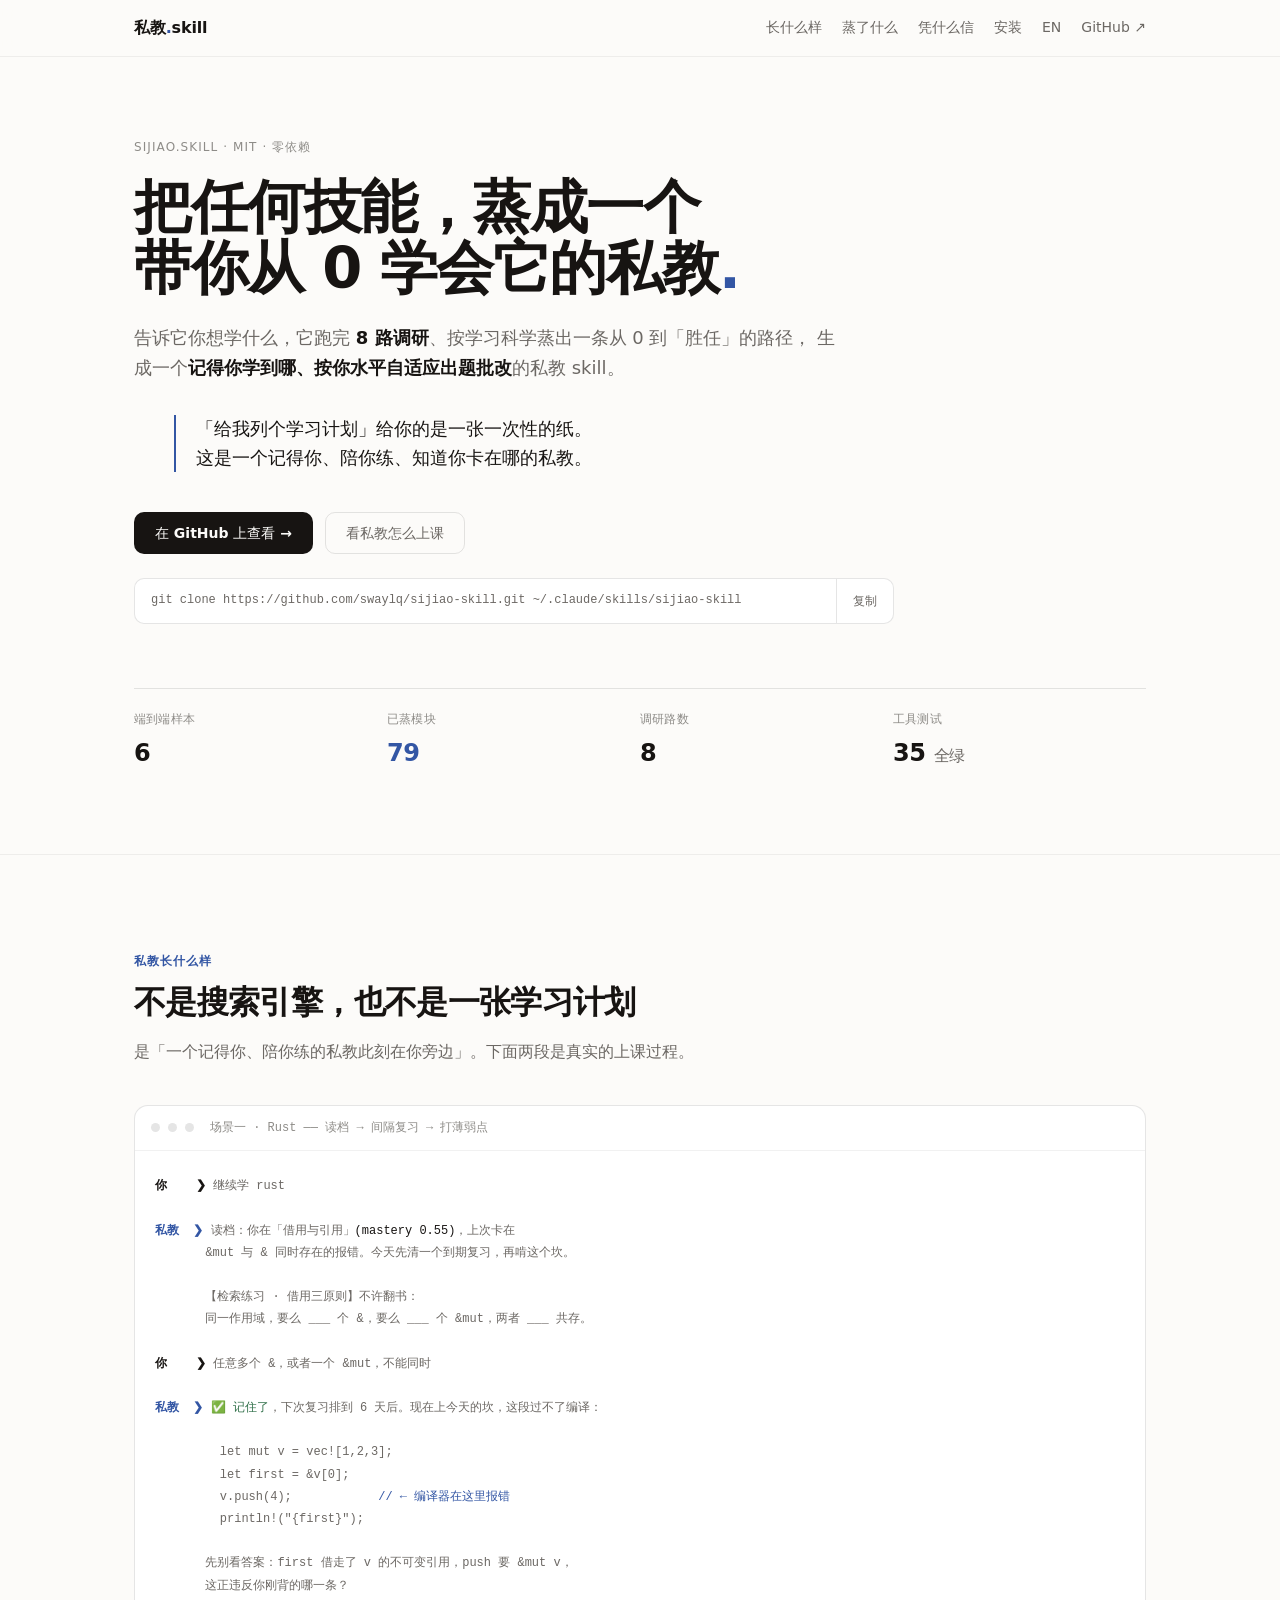
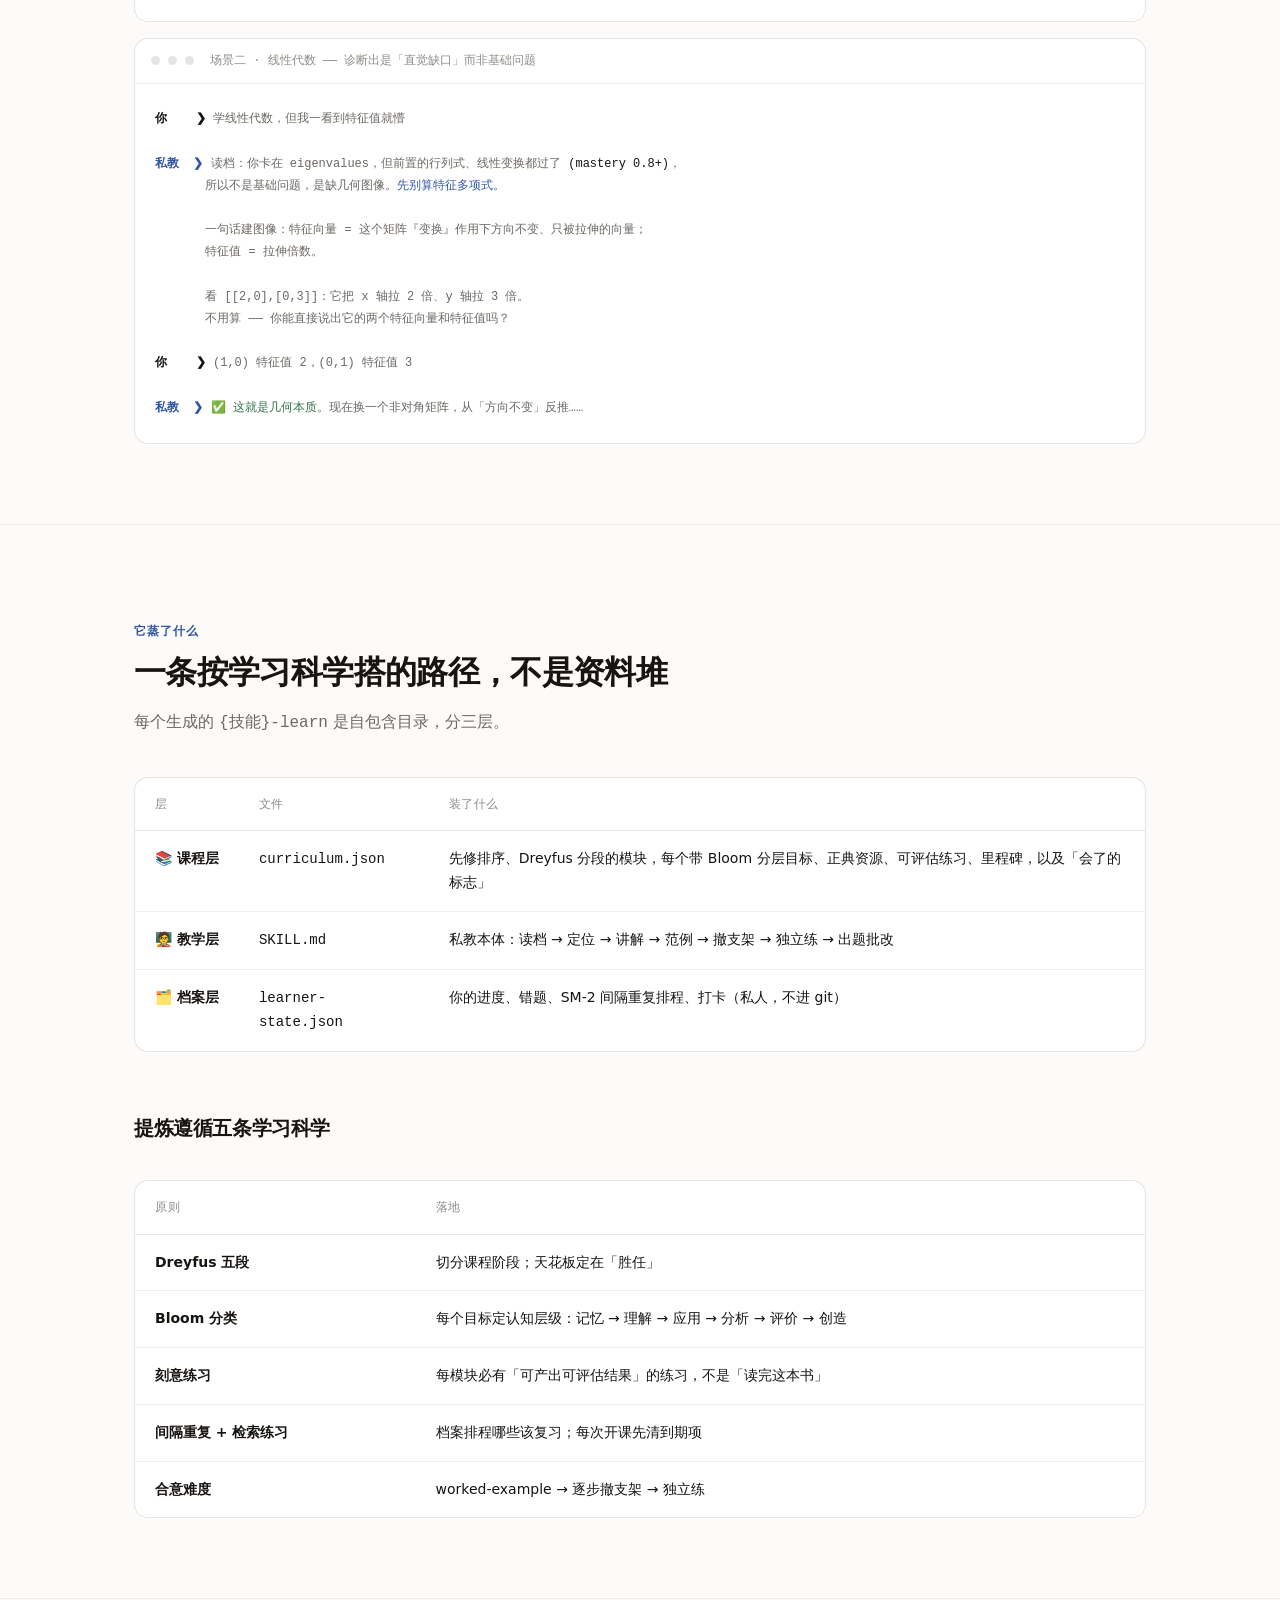
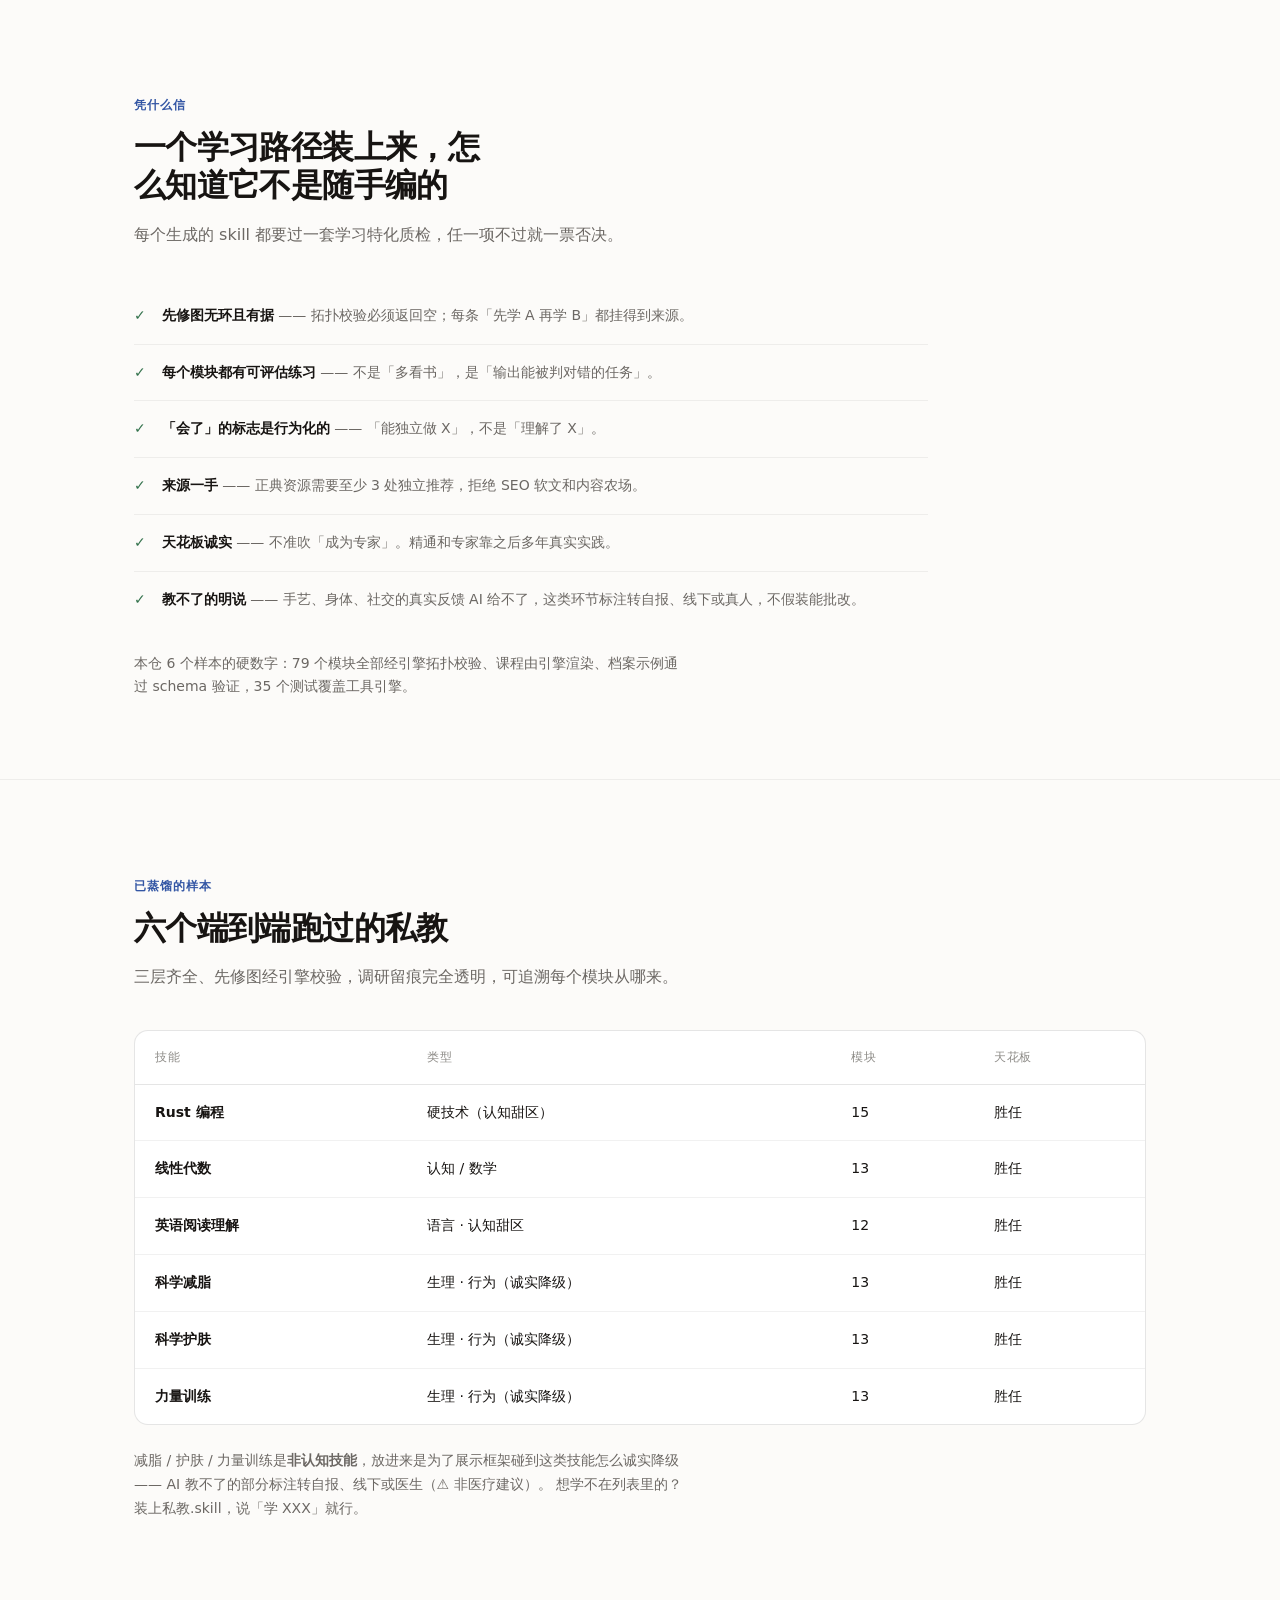
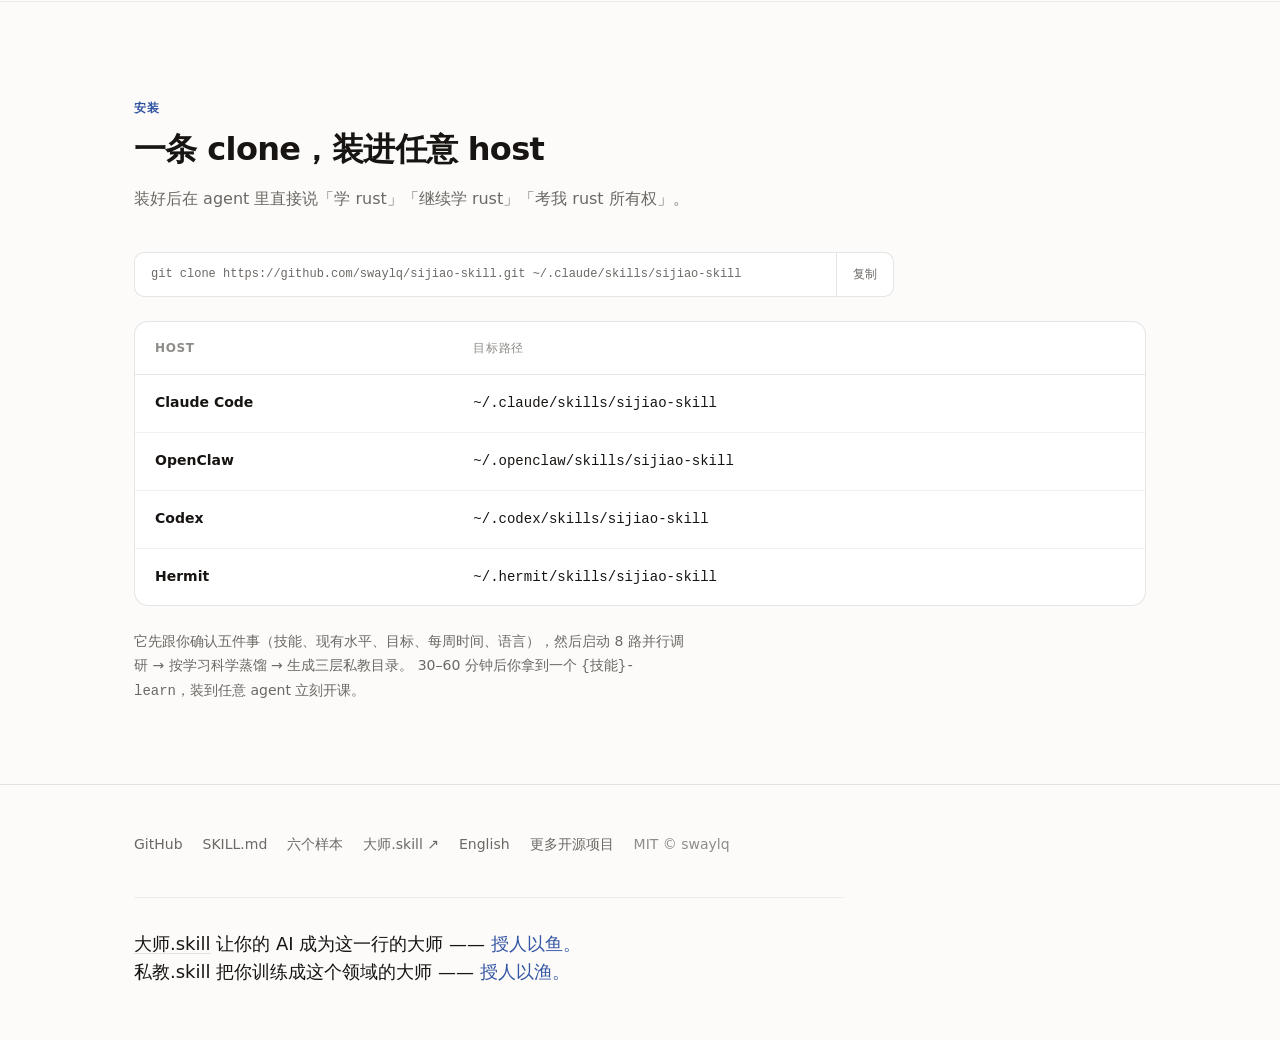
<file: docs/index.html>
<!doctype html>
<html lang="zh-Hans">
<head>
<meta charset="utf-8">
<meta name="viewport" content="width=device-width, initial-scale=1">
<title>私教.skill —— 把任何技能蒸馏成一个带你从 0 学会它的私教</title>
<meta name="description" content="私教.skill（sijiao.skill）：输入任何想学的技能，跑 8 路调研、按学习科学蒸出一条从 0 到「胜任」的路径，生成一个记得你学到哪、按你水平自适应出题批改、排间隔复习的有状态私教 skill。支持 Claude Code / OpenClaw / Codex / Hermit，MIT 开源，零依赖。">
<meta name="keywords" content="私教.skill,私教 skill,sijiao.skill,sijiao-skill,AI 私教,AI 家教,学习路径,间隔重复,刻意练习,Claude Code skill,agent skill,自适应学习">
<meta name="author" content="swaylq">
<meta name="theme-color" content="#fbfaf8" media="(prefers-color-scheme: light)">
<meta name="theme-color" content="#1b1a18" media="(prefers-color-scheme: dark)">
<link rel="canonical" href="https://swaylq.github.io/sijiao-skill/">
<link rel="alternate" hreflang="zh-Hans" href="https://swaylq.github.io/sijiao-skill/">
<link rel="alternate" hreflang="en" href="https://swaylq.github.io/sijiao-skill/en/">
<link rel="alternate" hreflang="x-default" href="https://swaylq.github.io/sijiao-skill/">
<meta property="og:type" content="website">
<meta property="og:locale" content="zh_CN">
<meta property="og:site_name" content="私教.skill">
<meta property="og:title" content="私教.skill —— 把任何技能蒸馏成一个带你从 0 学会它的私教">
<meta property="og:description" content="不是一张一次性的学习计划，是一个记得你学到哪、按你水平出题批改、排间隔复习的私教。8 路调研 + 学习科学蒸馏，天花板诚实标到「胜任」。">
<meta property="og:url" content="https://swaylq.github.io/sijiao-skill/">
<meta property="og:image" content="https://swaylq.github.io/sijiao-skill/assets/og.png">
<meta property="og:image:width" content="1200">
<meta property="og:image:height" content="630">
<meta name="twitter:card" content="summary_large_image">
<meta name="twitter:title" content="私教.skill —— 把任何技能蒸馏成一个带你从 0 学会它的私教">
<meta name="twitter:description" content="记得你学到哪、按你水平出题批改、排间隔复习的有状态私教。8 路调研 + 学习科学蒸馏。">
<meta name="twitter:image" content="https://swaylq.github.io/sijiao-skill/assets/og.png">
<link rel="icon" href="assets/favicon.svg" type="image/svg+xml">
<link rel="stylesheet" href="assets/site.css">
<script type="application/ld+json">
{
  "@context": "https://schema.org",
  "@graph": [
    {
      "@type": "SoftwareApplication",
      "name": "私教.skill",
      "alternateName": ["sijiao.skill", "sijiao-skill", "私教 skill"],
      "applicationCategory": "EducationalApplication",
      "operatingSystem": "macOS, Linux, Windows",
      "url": "https://swaylq.github.io/sijiao-skill/",
      "downloadUrl": "https://github.com/swaylq/sijiao-skill",
      "codeRepository": "https://github.com/swaylq/sijiao-skill",
      "programmingLanguage": ["Python", "Markdown"],
      "license": "https://opensource.org/licenses/MIT",
      "description": "输入任何想学的技能，跑 8 路调研、按学习科学蒸出一条从 0 到「胜任」的路径，生成一个有状态的私教 skill：记得你学到哪、按你水平出题批改、排间隔复习。",
      "author": { "@type": "Person", "name": "swaylq", "url": "https://github.com/swaylq" },
      "offers": { "@type": "Offer", "price": "0", "priceCurrency": "USD" }
    },
    {
      "@type": "FAQPage",
      "mainEntity": [
        {
          "@type": "Question",
          "name": "私教.skill 和让 ChatGPT 列个学习计划有什么区别？",
          "acceptedAnswer": { "@type": "Answer", "text": "学习计划是一张一次性的纸，发给你就结束了。私教.skill 生成的是一个有状态的目录：它记得你学到哪个模块、上次卡在哪、错过哪些题，按你当前水平出题并批改，还按 SM-2 算法排间隔复习。每次开课先清到期的复习项，再上新内容。" }
        },
        {
          "@type": "Question",
          "name": "它蒸出来的学习路径凭什么可信？",
          "acceptedAnswer": { "@type": "Answer", "text": "每个生成的 skill 都要过一套学习特化质检：先修图必须无环且每条依赖挂得到来源；每个模块必须有能判对错的练习，不能是「多看书」；「会了」的标志必须行为化；正典资源需要至少 3 处独立推荐，拒绝内容农场；天花板不准吹「成为专家」。" }
        },
        {
          "@type": "Question",
          "name": "能把我教到什么程度？",
          "acceptedAnswer": { "@type": "Answer", "text": "天花板诚实标在 Dreyfus 五段模型的「胜任」——能独立完成常规任务。精通和专家靠之后多年的真实实践，不是任何课程能给的。不告诉你局限的 skill 不值得信任。" }
        },
        {
          "@type": "Question",
          "name": "非认知技能（健身、护肤这种）也能教吗？",
          "acceptedAnswer": { "@type": "Answer", "text": "能，但会诚实降级。AI 给不了手艺、身体和社交上的真实反馈，这类环节会明确标注转为自报、线下或真人，不假装能批改。比如英语阅读的样本就明标「只管阅读，不含听说写」。" }
        },
        {
          "@type": "Question",
          "name": "支持哪些 agent？",
          "acceptedAnswer": { "@type": "Answer", "text": "任何读 SKILL.md 的 host，包括 Claude Code、OpenClaw、Codex、Hermit。生成出来的学习目录也能用 tools/install.py 装到指定 host。" }
        }
      ]
    }
  ]
}
</script>
</head>
<body>

<header class="topbar">
  <div class="shell topbar-in">
    <a class="wordmark" href="/sijiao-skill/">私教<span class="dot">.</span>skill</a>
    <nav class="topnav">
      <a class="hide-sm" href="#demo">长什么样</a>
      <a class="hide-sm" href="#what">蒸了什么</a>
      <a class="hide-sm" href="#trust">凭什么信</a>
      <a href="#install">安装</a>
      <a href="en/">EN</a>
      <a href="https://github.com/swaylq/sijiao-skill">GitHub ↗</a>
    </nav>
  </div>
</header>

<main>

  <section class="shell hero">
    <p class="eyebrow">sijiao.skill · MIT · 零依赖</p>
    <h1>把任何技能，蒸成一个带你从 0 学会它的私教<span class="dot">.</span></h1>
    <p class="lede">
      告诉它你想学什么，它跑完 <strong>8 路调研</strong>、按学习科学蒸出一条从 0 到「胜任」的路径，
      生成一个<strong>记得你学到哪、按你水平自适应出题批改</strong>的私教 skill。
    </p>

    <blockquote class="pull">
      「给我列个学习计划」给你的是一张一次性的纸。<br>
      这是一个记得你、陪你练、知道你卡在哪的私教。
    </blockquote>

    <div class="cta">
      <a class="btn btn-primary" href="https://github.com/swaylq/sijiao-skill">在 GitHub 上查看 →</a>
      <a class="btn btn-ghost" href="#demo">看私教怎么上课</a>
    </div>

    <div class="copyline">
      <span class="scroll"><code id="install-cmd">git clone https://github.com/swaylq/sijiao-skill.git ~/.claude/skills/sijiao-skill</code></span>
      <button type="button" data-copy="#install-cmd">复制</button>
    </div>

    <dl class="stats">
      <div class="stat"><dt>端到端样本</dt><dd>6</dd></div>
      <div class="stat"><dt>已蒸模块</dt><dd class="cut">79</dd></div>
      <div class="stat"><dt>调研路数</dt><dd>8</dd></div>
      <div class="stat"><dt>工具测试</dt><dd>35<span class="unit"> 全绿</span></dd></div>
    </dl>
  </section>

  <section class="section" id="demo">
    <div class="shell">
      <div class="section-head">
        <p class="kicker">私教长什么样</p>
        <h2>不是搜索引擎，也不是一张学习计划</h2>
        <p>是「一个记得你、陪你练的私教此刻在你旁边」。下面两段是真实的上课过程。</p>
      </div>

      <div class="terminal">
        <div class="terminal-bar">
          <span class="lamp"></span><span class="lamp"></span><span class="lamp"></span>
          <span class="path">场景一 · Rust —— 读档 → 间隔复习 → 打薄弱点</span>
        </div>
<pre><span class="u">你    ❯</span> 继续学 rust

<span class="a">私教  ❯</span> 读档：你在「借用与引用」<span class="hi">(mastery 0.55)</span>，上次卡在
       &amp;mut 与 &amp; 同时存在的报错。今天先清一个到期复习，再啃这个坎。

       【检索练习 · 借用三原则】不许翻书：
       同一作用域，要么 ___ 个 &amp;，要么 ___ 个 &amp;mut，两者 ___ 共存。

<span class="u">你    ❯</span> 任意多个 &amp;，或者一个 &amp;mut，不能同时

<span class="a">私教  ❯</span> <span class="keep">✅ 记住了</span>，下次复习排到 6 天后。现在上今天的坎，这段过不了编译：

         let mut v = vec![1,2,3];
         let first = &amp;v[0];
         v.push(4);            <span class="cut">// ← 编译器在这里报错</span>
         println!("{first}");

       先别看答案：first 借走了 v 的不可变引用，push 要 &amp;mut v，
       这正违反你刚背的哪一条？</pre>
      </div>

      <div class="terminal" style="margin-top:var(--s-4)">
        <div class="terminal-bar">
          <span class="lamp"></span><span class="lamp"></span><span class="lamp"></span>
          <span class="path">场景二 · 线性代数 —— 诊断出是「直觉缺口」而非基础问题</span>
        </div>
<pre><span class="u">你    ❯</span> 学线性代数，但我一看到特征值就懵

<span class="a">私教  ❯</span> 读档：你卡在 eigenvalues，但前置的行列式、线性变换都过了 <span class="hi">(mastery 0.8+)</span>，
       所以不是基础问题，是缺几何图像。<span class="cut">先别算特征多项式。</span>

       一句话建图像：特征向量 = 这个矩阵『变换』作用下方向不变、只被拉伸的向量；
       特征值 = 拉伸倍数。

       看 [[2,0],[0,3]]：它把 x 轴拉 2 倍、y 轴拉 3 倍。
       不用算 —— 你能直接说出它的两个特征向量和特征值吗？

<span class="u">你    ❯</span> (1,0) 特征值 2，(0,1) 特征值 3

<span class="a">私教  ❯</span> <span class="keep">✅ 这就是几何本质。</span>现在换一个非对角矩阵，从「方向不变」反推……</pre>
      </div>
    </div>
  </section>

  <section class="section" id="what">
    <div class="shell">
      <div class="section-head">
        <p class="kicker">它蒸了什么</p>
        <h2>一条按学习科学搭的路径，不是资料堆</h2>
        <p>每个生成的 <code>{技能}-learn</code> 是自包含目录，分三层。</p>
      </div>

      <div class="table-wrap">
        <table>
          <thead><tr><th>层</th><th>文件</th><th>装了什么</th></tr></thead>
          <tbody>
            <tr><td>📚 课程层</td><td><code>curriculum.json</code></td><td>先修排序、Dreyfus 分段的模块，每个带 Bloom 分层目标、正典资源、可评估练习、里程碑，以及「会了的标志」</td></tr>
            <tr><td>🧑‍🏫 教学层</td><td><code>SKILL.md</code></td><td>私教本体：读档 → 定位 → 讲解 → 范例 → 撤支架 → 独立练 → 出题批改</td></tr>
            <tr><td>🗂️ 档案层</td><td><code>learner-state.json</code></td><td>你的进度、错题、SM-2 间隔重复排程、打卡（私人，不进 git）</td></tr>
          </tbody>
        </table>
      </div>

      <div class="section-head" style="margin-top:var(--s-16)">
        <h2 style="font-size:var(--text-xl)">提炼遵循五条学习科学</h2>
      </div>
      <div class="table-wrap">
        <table>
          <thead><tr><th>原则</th><th>落地</th></tr></thead>
          <tbody>
            <tr><td>Dreyfus 五段</td><td>切分课程阶段；天花板定在「胜任」</td></tr>
            <tr><td>Bloom 分类</td><td>每个目标定认知层级：记忆 → 理解 → 应用 → 分析 → 评价 → 创造</td></tr>
            <tr><td>刻意练习</td><td>每模块必有「可产出可评估结果」的练习，不是「读完这本书」</td></tr>
            <tr><td>间隔重复 + 检索练习</td><td>档案排程哪些该复习；每次开课先清到期项</td></tr>
            <tr><td>合意难度</td><td>worked-example → 逐步撤支架 → 独立练</td></tr>
          </tbody>
        </table>
      </div>
    </div>
  </section>

  <section class="section" id="trust">
    <div class="shell">
      <div class="section-head">
        <p class="kicker">凭什么信</p>
        <h2>一个学习路径装上来，怎么知道它不是随手编的</h2>
        <p>每个生成的 skill 都要过一套学习特化质检，任一项不过就一票否决。</p>
      </div>
      <ul class="checks">
        <li><span class="tick">✓</span><span><b>先修图无环且有据</b> —— 拓扑校验必须返回空；每条「先学 A 再学 B」都挂得到来源。</span></li>
        <li><span class="tick">✓</span><span><b>每个模块都有可评估练习</b> —— 不是「多看书」，是「输出能被判对错的任务」。</span></li>
        <li><span class="tick">✓</span><span><b>「会了」的标志是行为化的</b> —— 「能独立做 X」，不是「理解了 X」。</span></li>
        <li><span class="tick">✓</span><span><b>来源一手</b> —— 正典资源需要至少 3 处独立推荐，拒绝 SEO 软文和内容农场。</span></li>
        <li><span class="tick">✓</span><span><b>天花板诚实</b> —— 不准吹「成为专家」。精通和专家靠之后多年真实实践。</span></li>
        <li><span class="tick">✓</span><span><b>教不了的明说</b> —— 手艺、身体、社交的真实反馈 AI 给不了，这类环节标注转自报、线下或真人，不假装能批改。</span></li>
      </ul>
      <p style="margin-top:var(--s-6);font-size:var(--text-sm);color:var(--ink-muted);max-width:var(--measure)">
        本仓 6 个样本的硬数字：79 个模块全部经引擎拓扑校验、课程由引擎渲染、档案示例通过 schema 验证，35 个测试覆盖工具引擎。
      </p>
    </div>
  </section>

  <section class="section" id="samples">
    <div class="shell">
      <div class="section-head">
        <p class="kicker">已蒸馏的样本</p>
        <h2>六个端到端跑过的私教</h2>
        <p>三层齐全、先修图经引擎校验，调研留痕完全透明，可追溯每个模块从哪来。</p>
      </div>
      <div class="table-wrap">
        <table>
          <thead><tr><th>技能</th><th>类型</th><th>模块</th><th>天花板</th></tr></thead>
          <tbody>
            <tr><td>Rust 编程</td><td>硬技术（认知甜区）</td><td>15</td><td>胜任</td></tr>
            <tr><td>线性代数</td><td>认知 / 数学</td><td>13</td><td>胜任</td></tr>
            <tr><td>英语阅读理解</td><td>语言 · 认知甜区</td><td>12</td><td>胜任</td></tr>
            <tr><td>科学减脂</td><td>生理 · 行为（诚实降级）</td><td>13</td><td>胜任</td></tr>
            <tr><td>科学护肤</td><td>生理 · 行为（诚实降级）</td><td>13</td><td>胜任</td></tr>
            <tr><td>力量训练</td><td>生理 · 行为（诚实降级）</td><td>13</td><td>胜任</td></tr>
          </tbody>
        </table>
      </div>
      <p style="margin-top:var(--s-6);font-size:var(--text-sm);color:var(--ink-muted);max-width:var(--measure)">
        减脂 / 护肤 / 力量训练是<strong>非认知技能</strong>，放进来是为了展示框架碰到这类技能怎么诚实降级 —— AI 教不了的部分标注转自报、线下或医生（⚠️ 非医疗建议）。
        想学不在列表里的？装上私教.skill，说「学 XXX」就行。
      </p>
    </div>
  </section>

  <section class="section" id="install">
    <div class="shell">
      <div class="section-head">
        <p class="kicker">安装</p>
        <h2>一条 clone，装进任意 host</h2>
        <p>装好后在 agent 里直接说「学 rust」「继续学 rust」「考我 rust 所有权」。</p>
      </div>

      <div class="copyline">
        <span class="scroll"><code id="install-cmd-2">git clone https://github.com/swaylq/sijiao-skill.git ~/.claude/skills/sijiao-skill</code></span>
        <button type="button" data-copy="#install-cmd-2">复制</button>
      </div>

      <div class="table-wrap hosts">
        <table>
          <thead><tr><th>Host</th><th>目标路径</th></tr></thead>
          <tbody>
            <tr><td>Claude Code</td><td><code>~/.claude/skills/sijiao-skill</code></td></tr>
            <tr><td>OpenClaw</td><td><code>~/.openclaw/skills/sijiao-skill</code></td></tr>
            <tr><td>Codex</td><td><code>~/.codex/skills/sijiao-skill</code></td></tr>
            <tr><td>Hermit</td><td><code>~/.hermit/skills/sijiao-skill</code></td></tr>
          </tbody>
        </table>
      </div>

      <p style="margin-top:var(--s-6);font-size:var(--text-sm);color:var(--ink-muted);max-width:var(--measure)">
        它先跟你确认五件事（技能、现有水平、目标、每周时间、语言），然后启动 8 路并行调研 → 按学习科学蒸馏 → 生成三层私教目录。
        30–60 分钟后你拿到一个 <code>{技能}-learn</code>，装到任意 agent 立刻开课。
      </p>
    </div>
  </section>

</main>

<footer class="foot">
  <div class="shell">
    <div class="foot-line">
      <a href="https://github.com/swaylq/sijiao-skill">GitHub</a>
      <a href="https://github.com/swaylq/sijiao-skill/blob/main/SKILL.md">SKILL.md</a>
      <a href="https://github.com/swaylq/sijiao-skill/tree/main/prototypes">六个样本</a>
      <a href="https://master-skill.org/">大师.skill ↗</a>
      <a href="en/">English</a>
      <a href="https://swaylq.github.io/">更多开源项目</a>
      <span style="color:var(--ink-faint)">MIT © <a href="https://github.com/swaylq">swaylq</a></span>
    </div>
    <p class="closing">
      <a href="https://master-skill.org/">大师.skill</a> 让你的 AI 成为这一行的大师 —— <em>授人以鱼。</em><br>
      私教.skill 把你训练成这个领域的大师 —— <em>授人以渔。</em>
    </p>
  </div>
</footer>

<script>
document.querySelectorAll('[data-copy]').forEach(function (btn) {
  btn.addEventListener('click', function () {
    var text = document.querySelector(btn.dataset.copy).textContent.trim();
    navigator.clipboard.writeText(text).then(function () {
      var old = btn.textContent;
      btn.textContent = '已复制';
      setTimeout(function () { btn.textContent = old; }, 1600);
    });
  });
});
</script>

</body>
</html>
</file>
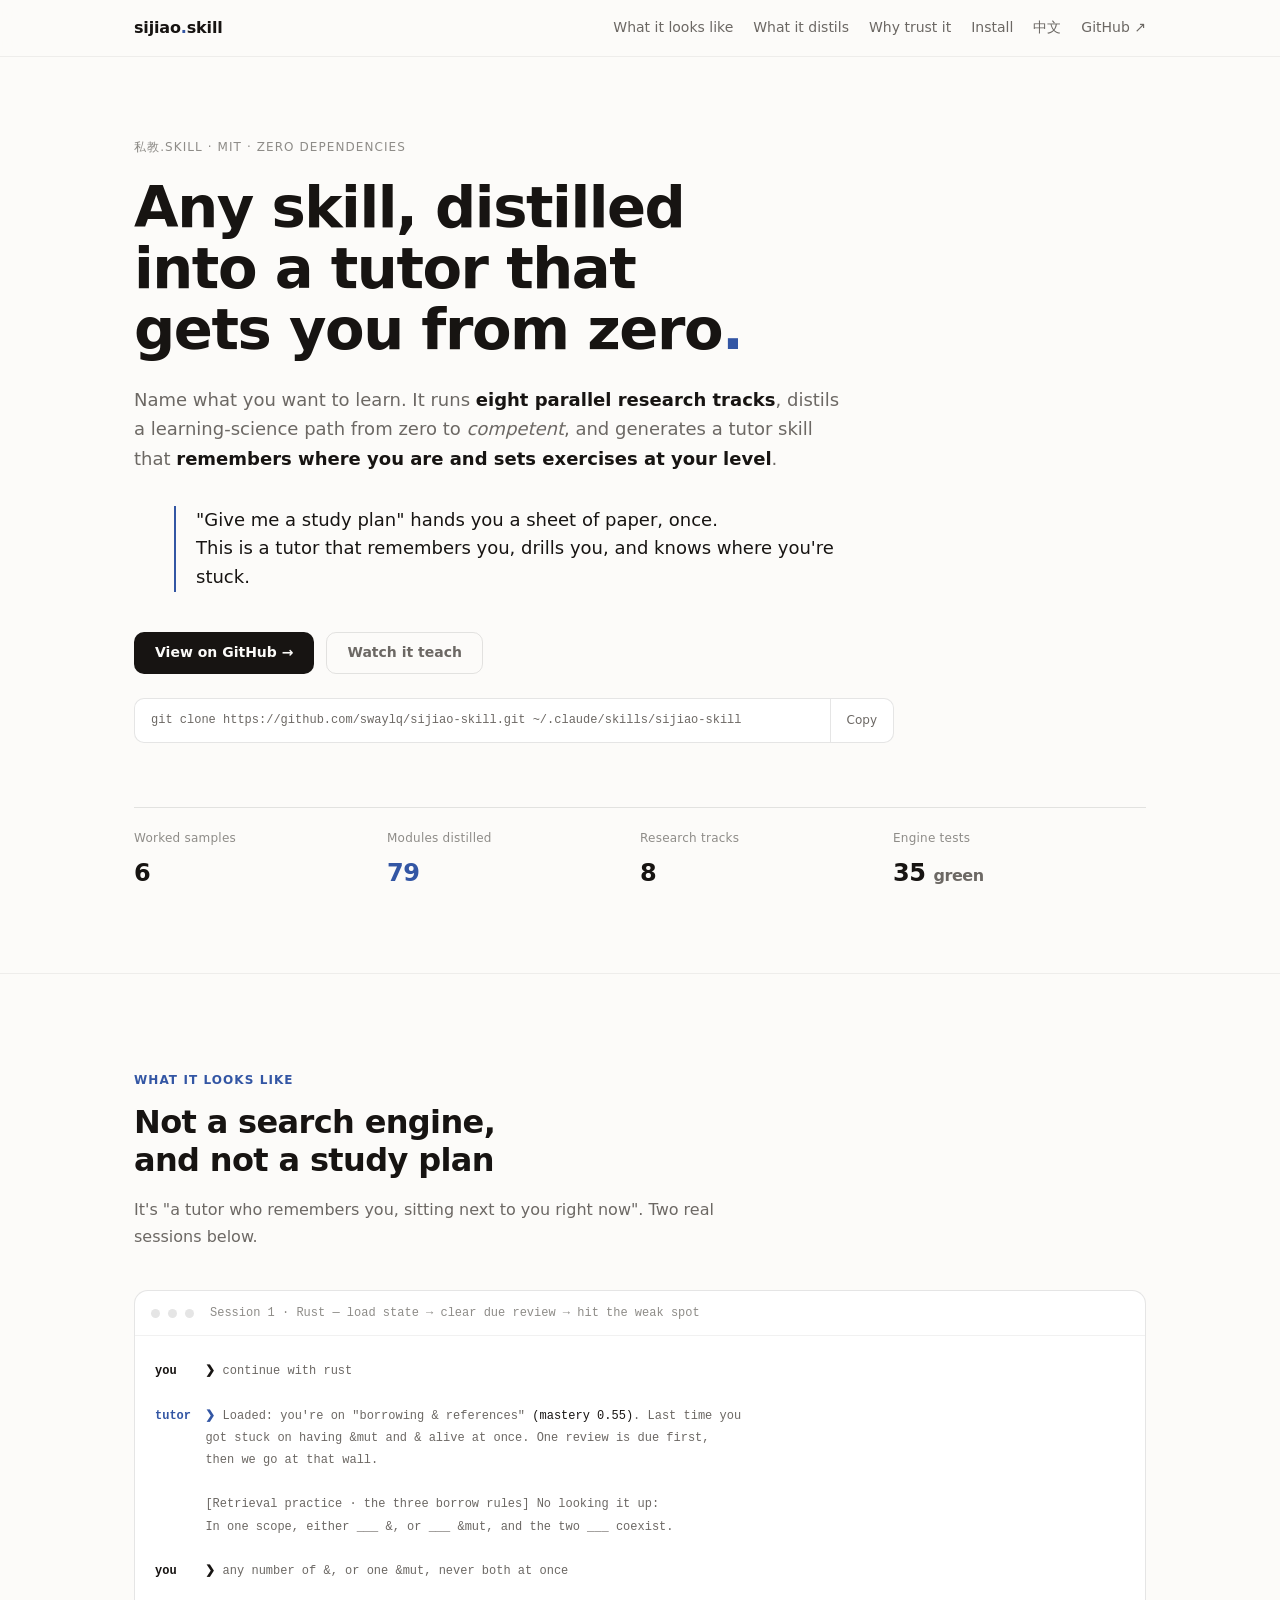
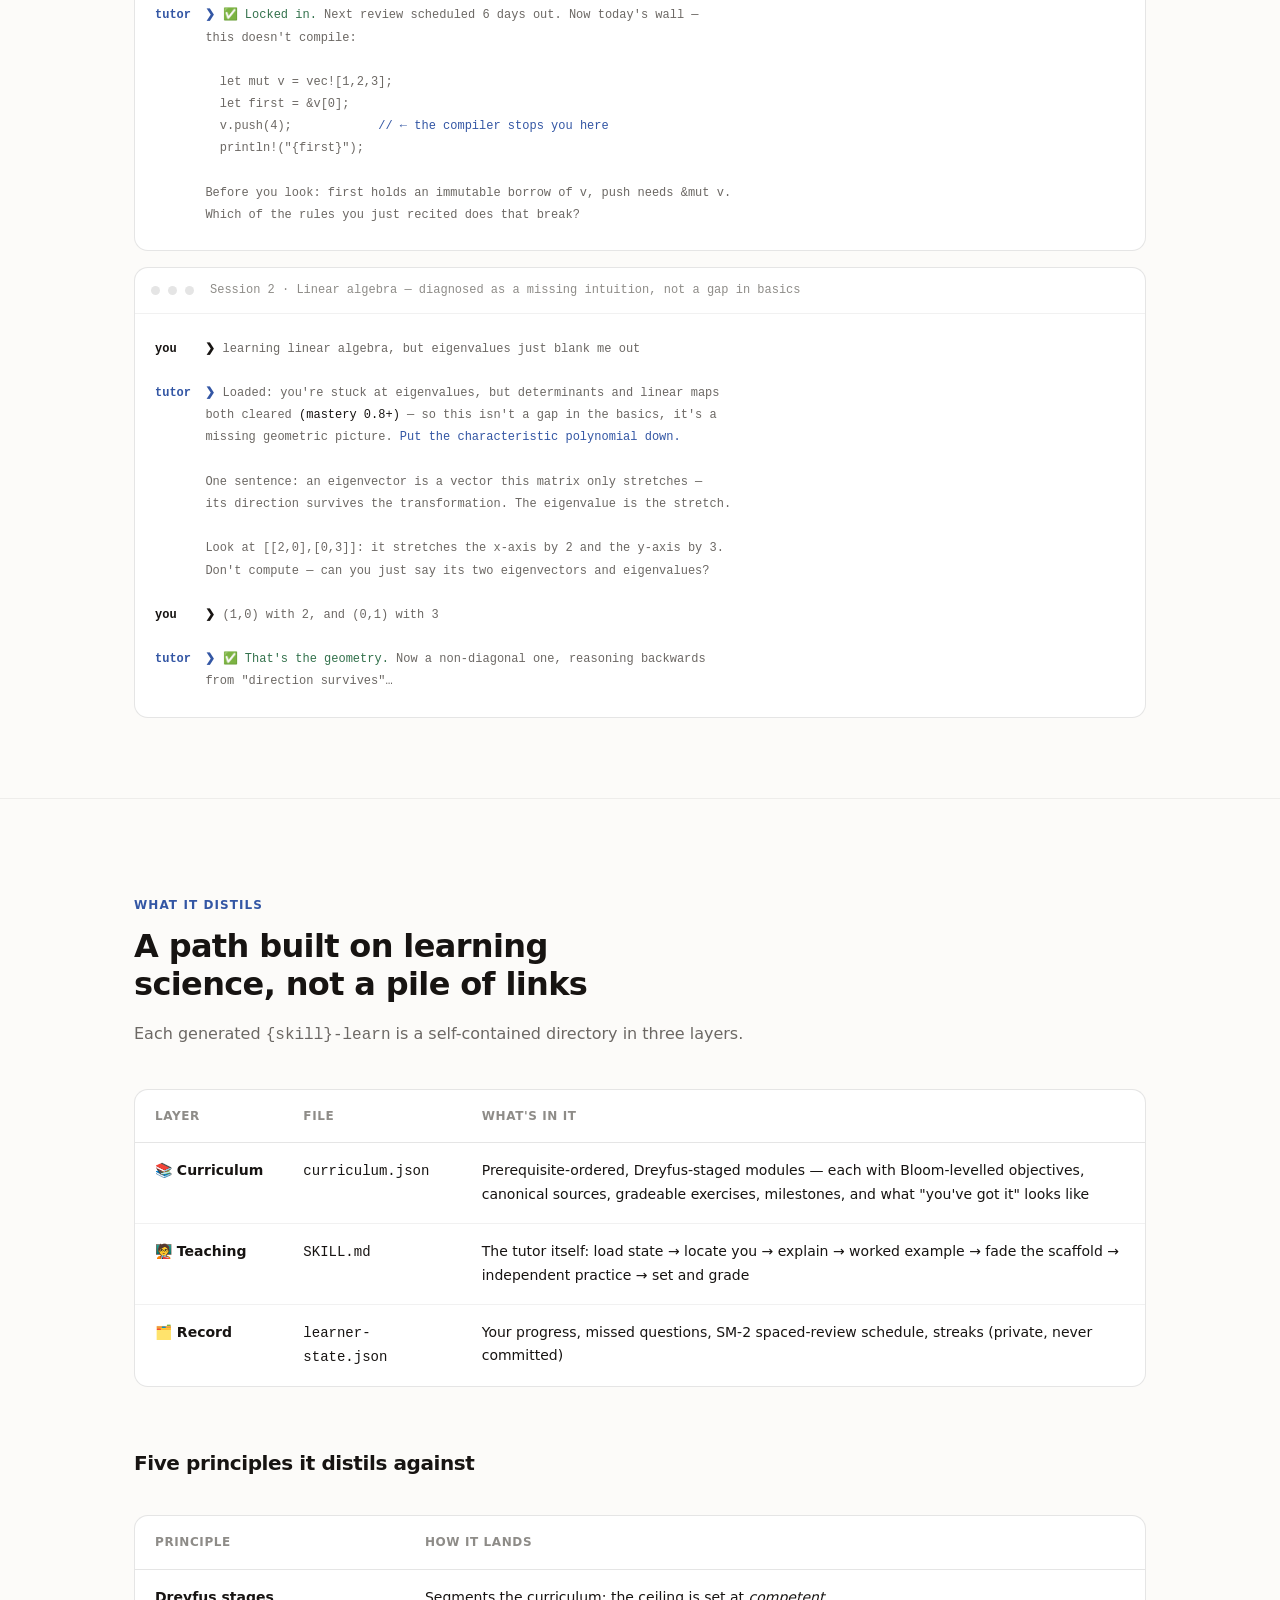
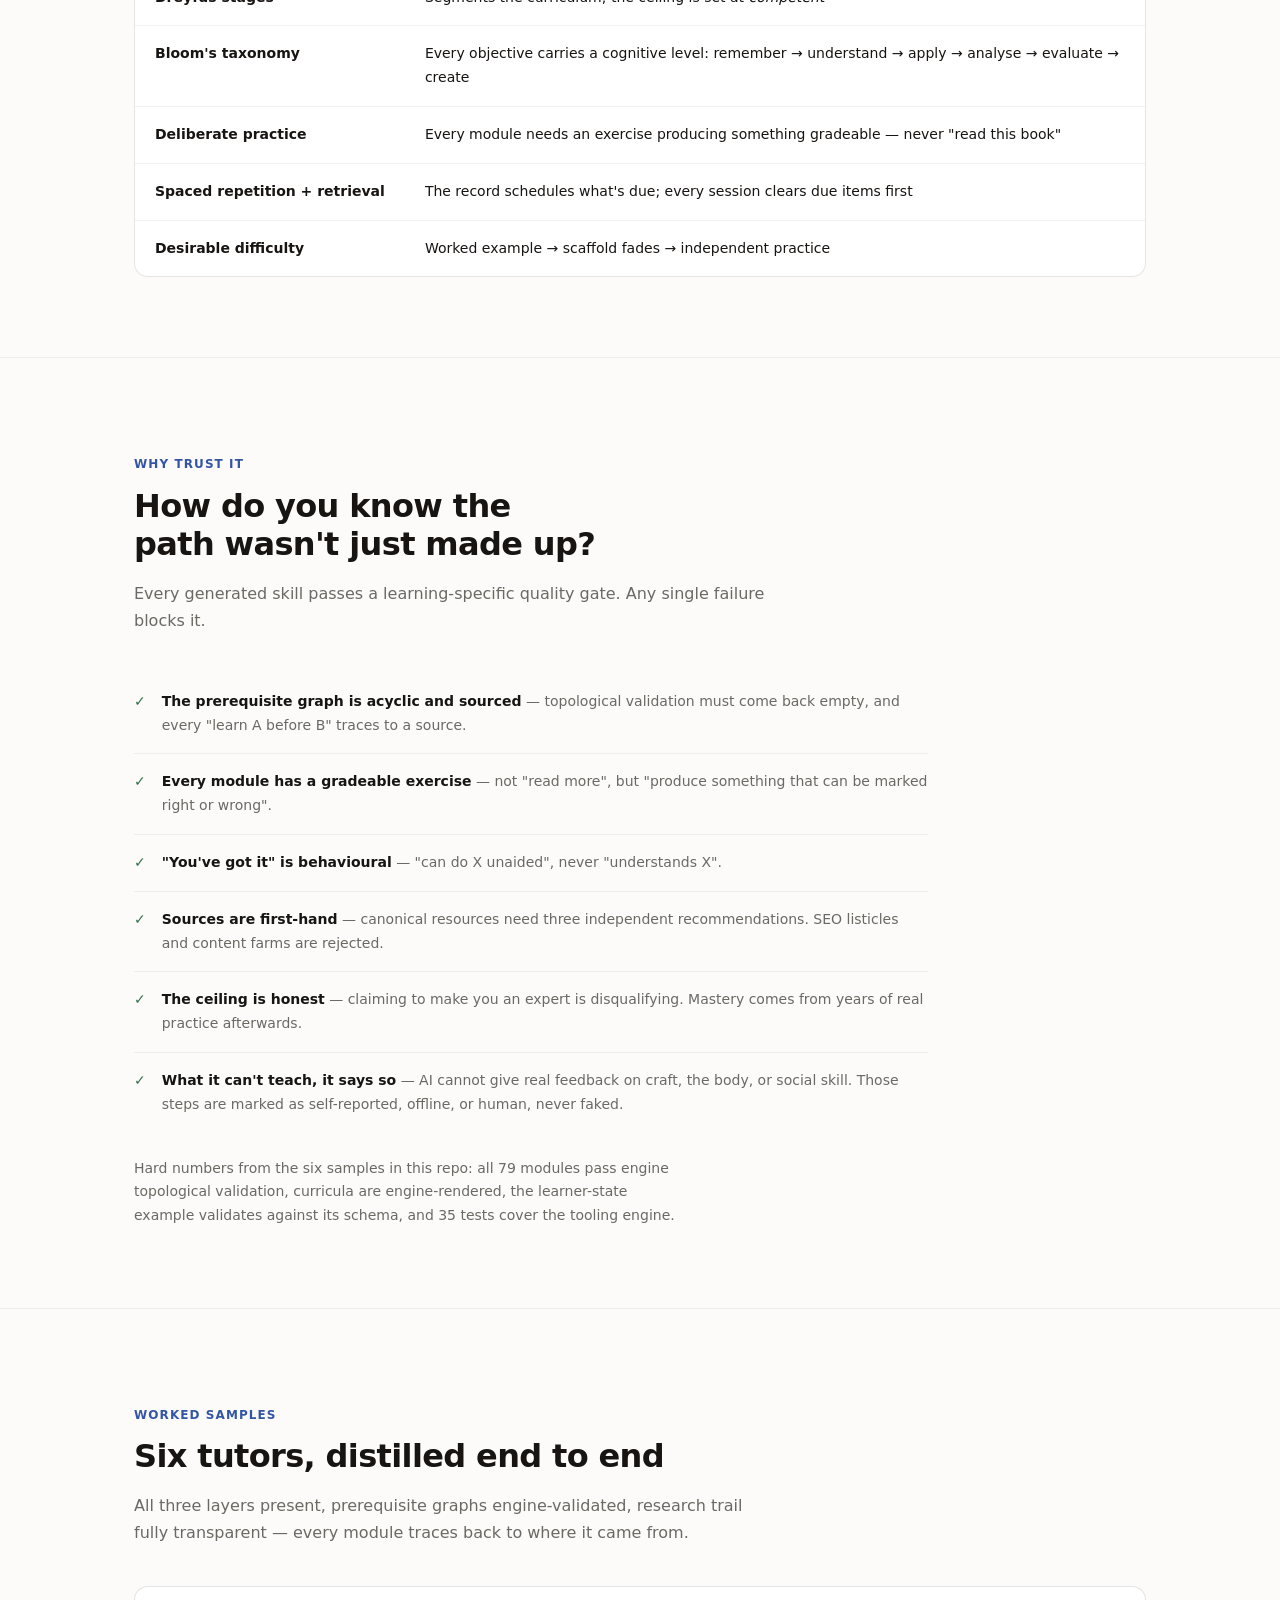
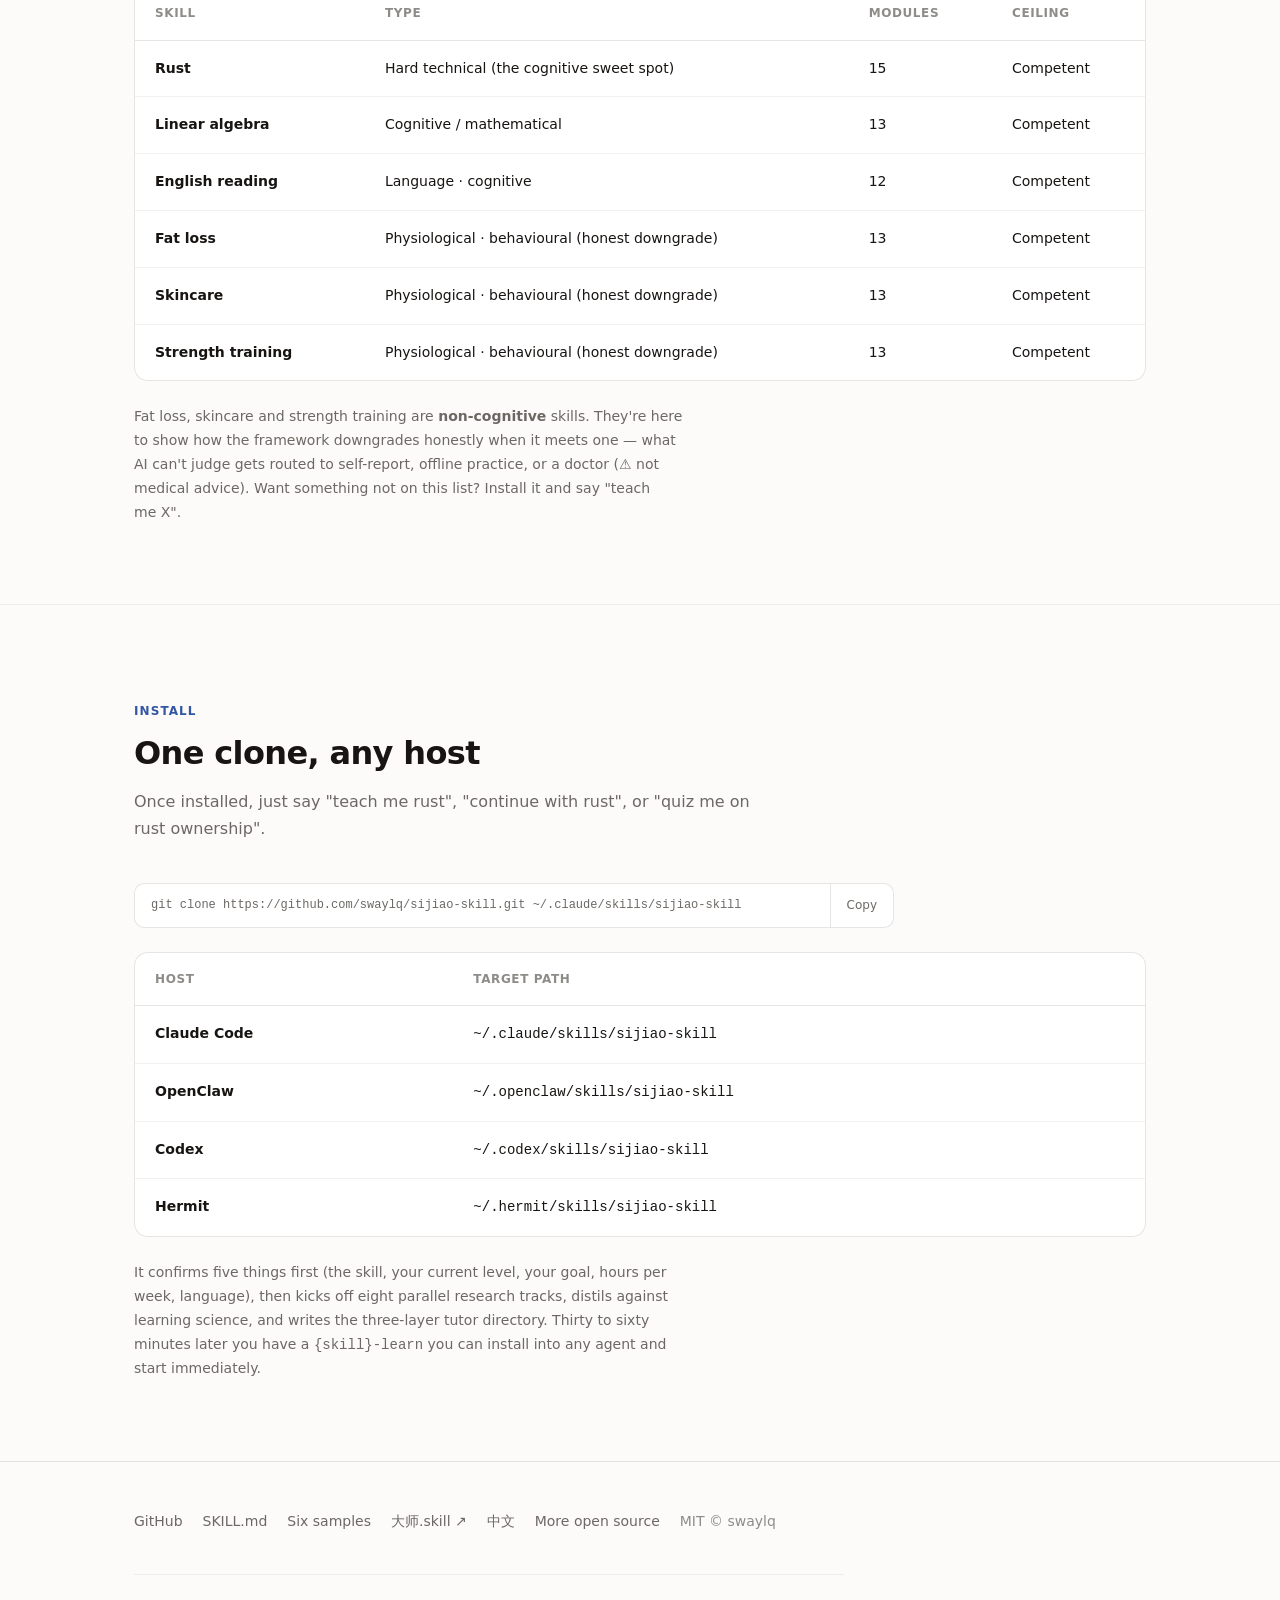
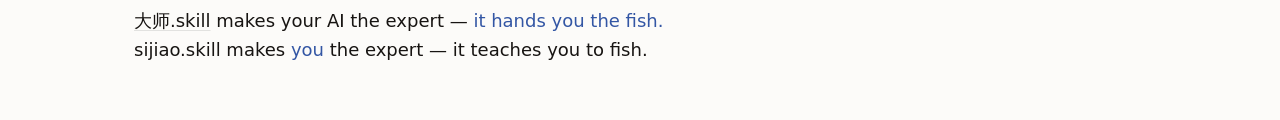
<file: docs/en/index.html>
<!doctype html>
<html lang="en">
<head>
<meta charset="utf-8">
<meta name="viewport" content="width=device-width, initial-scale=1">
<title>sijiao.skill (私教.skill) — distil any skill into a tutor that gets you from zero</title>
<meta name="description" content="sijiao.skill — name any skill you want to learn. It runs eight parallel research tracks, distils a learning-science path from zero to competent, and generates a stateful tutor skill that remembers where you are, sets and grades exercises at your level, and schedules spaced review. Claude Code / OpenClaw / Codex / Hermit. MIT, zero dependencies.">
<meta name="keywords" content="sijiao.skill,sijiao-skill,私教.skill,AI tutor,adaptive learning,spaced repetition,deliberate practice,learning path,Claude Code skill,agent skill">
<meta name="author" content="swaylq">
<meta name="theme-color" content="#fbfaf8" media="(prefers-color-scheme: light)">
<meta name="theme-color" content="#1b1a18" media="(prefers-color-scheme: dark)">
<link rel="canonical" href="https://swaylq.github.io/sijiao-skill/en/">
<link rel="alternate" hreflang="zh-Hans" href="https://swaylq.github.io/sijiao-skill/">
<link rel="alternate" hreflang="en" href="https://swaylq.github.io/sijiao-skill/en/">
<link rel="alternate" hreflang="x-default" href="https://swaylq.github.io/sijiao-skill/">
<meta property="og:type" content="website">
<meta property="og:locale" content="en_US">
<meta property="og:locale:alternate" content="zh_CN">
<meta property="og:site_name" content="sijiao.skill">
<meta property="og:title" content="sijiao.skill — distil any skill into a tutor that gets you from zero">
<meta property="og:description" content="Not a one-off study plan — a tutor that remembers where you are, grades you at your level, and schedules spaced review. Eight research tracks, learning-science distillation, ceiling honestly set at competent.">
<meta property="og:url" content="https://swaylq.github.io/sijiao-skill/en/">
<meta property="og:image" content="https://swaylq.github.io/sijiao-skill/assets/og.png">
<meta property="og:image:width" content="1200">
<meta property="og:image:height" content="630">
<meta name="twitter:card" content="summary_large_image">
<meta name="twitter:title" content="sijiao.skill — distil any skill into a tutor that gets you from zero">
<meta name="twitter:description" content="A stateful tutor that remembers you, grades at your level, and schedules spaced review.">
<meta name="twitter:image" content="https://swaylq.github.io/sijiao-skill/assets/og.png">
<link rel="icon" href="../assets/favicon.svg" type="image/svg+xml">
<link rel="stylesheet" href="../assets/site.css">
<script type="application/ld+json">
{
  "@context": "https://schema.org",
  "@graph": [
    {
      "@type": "SoftwareApplication",
      "name": "私教.skill",
      "alternateName": ["sijiao.skill", "sijiao-skill", "私教 skill"],
      "applicationCategory": "EducationalApplication",
      "operatingSystem": "macOS, Linux, Windows",
      "url": "https://swaylq.github.io/sijiao-skill/",
      "downloadUrl": "https://github.com/swaylq/sijiao-skill",
      "codeRepository": "https://github.com/swaylq/sijiao-skill",
      "programmingLanguage": ["Python", "Markdown"],
      "license": "https://opensource.org/licenses/MIT",
      "description": "输入任何想学的技能，跑 8 路调研、按学习科学蒸出一条从 0 到「胜任」的路径，生成一个有状态的私教 skill：记得你学到哪、按你水平出题批改、排间隔复习。",
      "author": { "@type": "Person", "name": "swaylq", "url": "https://github.com/swaylq" },
      "offers": { "@type": "Offer", "price": "0", "priceCurrency": "USD" }
    },
    {
      "@type": "FAQPage",
      "mainEntity": [
        {
          "@type": "Question",
          "name": "私教.skill 和让 ChatGPT 列个学习计划有什么区别？",
          "acceptedAnswer": { "@type": "Answer", "text": "学习计划是一张一次性的纸，发给你就结束了。私教.skill 生成的是一个有状态的目录：它记得你学到哪个模块、上次卡在哪、错过哪些题，按你当前水平出题并批改，还按 SM-2 算法排间隔复习。每次开课先清到期的复习项，再上新内容。" }
        },
        {
          "@type": "Question",
          "name": "它蒸出来的学习路径凭什么可信？",
          "acceptedAnswer": { "@type": "Answer", "text": "每个生成的 skill 都要过一套学习特化质检：先修图必须无环且每条依赖挂得到来源；每个模块必须有能判对错的练习，不能是「多看书」；「会了」的标志必须行为化；正典资源需要至少 3 处独立推荐，拒绝内容农场；天花板不准吹「成为专家」。" }
        },
        {
          "@type": "Question",
          "name": "能把我教到什么程度？",
          "acceptedAnswer": { "@type": "Answer", "text": "天花板诚实标在 Dreyfus 五段模型的「胜任」——能独立完成常规任务。精通和专家靠之后多年的真实实践，不是任何课程能给的。不告诉你局限的 skill 不值得信任。" }
        },
        {
          "@type": "Question",
          "name": "非认知技能（健身、护肤这种）也能教吗？",
          "acceptedAnswer": { "@type": "Answer", "text": "能，但会诚实降级。AI 给不了手艺、身体和社交上的真实反馈，这类环节会明确标注转为自报、线下或真人，不假装能批改。比如英语阅读的样本就明标「只管阅读，不含听说写」。" }
        },
        {
          "@type": "Question",
          "name": "支持哪些 agent？",
          "acceptedAnswer": { "@type": "Answer", "text": "任何读 SKILL.md 的 host，包括 Claude Code、OpenClaw、Codex、Hermit。生成出来的学习目录也能用 tools/install.py 装到指定 host。" }
        }
      ]
    }
  ]
}
</script>
</head>
<body>

<header class="topbar">
  <div class="shell topbar-in">
    <a class="wordmark" href="/sijiao-skill/en/">sijiao<span class="dot">.</span>skill</a>
    <nav class="topnav">
      <a class="hide-sm" href="#demo">What it looks like</a>
      <a class="hide-sm" href="#what">What it distils</a>
      <a class="hide-sm" href="#trust">Why trust it</a>
      <a href="#install">Install</a>
      <a href="../">中文</a>
      <a href="https://github.com/swaylq/sijiao-skill">GitHub ↗</a>
    </nav>
  </div>
</header>

<main>

  <section class="shell hero">
    <p class="eyebrow">私教.skill · MIT · zero dependencies</p>
    <h1>Any skill, distilled into a tutor that gets you from zero<span class="dot">.</span></h1>
    <p class="lede">
      Name what you want to learn. It runs <strong>eight parallel research tracks</strong>, distils a
      learning-science path from zero to <em>competent</em>, and generates a tutor skill that
      <strong>remembers where you are and sets exercises at your level</strong>.
    </p>

    <blockquote class="pull">
      "Give me a study plan" hands you a sheet of paper, once.<br>
      This is a tutor that remembers you, drills you, and knows where you're stuck.
    </blockquote>

    <div class="cta">
      <a class="btn btn-primary" href="https://github.com/swaylq/sijiao-skill">View on GitHub →</a>
      <a class="btn btn-ghost" href="#demo">Watch it teach</a>
    </div>

    <div class="copyline">
      <span class="scroll"><code id="install-cmd">git clone https://github.com/swaylq/sijiao-skill.git ~/.claude/skills/sijiao-skill</code></span>
      <button type="button" data-copy="#install-cmd">Copy</button>
    </div>

    <dl class="stats">
      <div class="stat"><dt>Worked samples</dt><dd>6</dd></div>
      <div class="stat"><dt>Modules distilled</dt><dd class="cut">79</dd></div>
      <div class="stat"><dt>Research tracks</dt><dd>8</dd></div>
      <div class="stat"><dt>Engine tests</dt><dd>35<span class="unit"> green</span></dd></div>
    </dl>
  </section>

  <section class="section" id="demo">
    <div class="shell">
      <div class="section-head">
        <p class="kicker">What it looks like</p>
        <h2>Not a search engine, and not a study plan</h2>
        <p>It's "a tutor who remembers you, sitting next to you right now". Two real sessions below.</p>
      </div>

      <div class="terminal">
        <div class="terminal-bar">
          <span class="lamp"></span><span class="lamp"></span><span class="lamp"></span>
          <span class="path">Session 1 · Rust — load state → clear due review → hit the weak spot</span>
        </div>
<pre><span class="u">you    ❯</span> continue with rust

<span class="a">tutor  ❯</span> Loaded: you're on "borrowing &amp; references" <span class="hi">(mastery 0.55)</span>. Last time you
       got stuck on having &amp;mut and &amp; alive at once. One review is due first,
       then we go at that wall.

       [Retrieval practice · the three borrow rules] No looking it up:
       In one scope, either ___ &amp;, or ___ &amp;mut, and the two ___ coexist.

<span class="u">you    ❯</span> any number of &amp;, or one &amp;mut, never both at once

<span class="a">tutor  ❯</span> <span class="keep">✅ Locked in.</span> Next review scheduled 6 days out. Now today's wall —
       this doesn't compile:

         let mut v = vec![1,2,3];
         let first = &amp;v[0];
         v.push(4);            <span class="cut">// ← the compiler stops you here</span>
         println!("{first}");

       Before you look: first holds an immutable borrow of v, push needs &amp;mut v.
       Which of the rules you just recited does that break?</pre>
      </div>

      <div class="terminal" style="margin-top:var(--s-4)">
        <div class="terminal-bar">
          <span class="lamp"></span><span class="lamp"></span><span class="lamp"></span>
          <span class="path">Session 2 · Linear algebra — diagnosed as a missing intuition, not a gap in basics</span>
        </div>
<pre><span class="u">you    ❯</span> learning linear algebra, but eigenvalues just blank me out

<span class="a">tutor  ❯</span> Loaded: you're stuck at eigenvalues, but determinants and linear maps
       both cleared <span class="hi">(mastery 0.8+)</span> — so this isn't a gap in the basics, it's a
       missing geometric picture. <span class="cut">Put the characteristic polynomial down.</span>

       One sentence: an eigenvector is a vector this matrix only stretches —
       its direction survives the transformation. The eigenvalue is the stretch.

       Look at [[2,0],[0,3]]: it stretches the x-axis by 2 and the y-axis by 3.
       Don't compute — can you just say its two eigenvectors and eigenvalues?

<span class="u">you    ❯</span> (1,0) with 2, and (0,1) with 3

<span class="a">tutor  ❯</span> <span class="keep">✅ That's the geometry.</span> Now a non-diagonal one, reasoning backwards
       from "direction survives"…</pre>
      </div>
    </div>
  </section>

  <section class="section" id="what">
    <div class="shell">
      <div class="section-head">
        <p class="kicker">What it distils</p>
        <h2>A path built on learning science, not a pile of links</h2>
        <p>Each generated <code>{skill}-learn</code> is a self-contained directory in three layers.</p>
      </div>

      <div class="table-wrap">
        <table>
          <thead><tr><th>Layer</th><th>File</th><th>What's in it</th></tr></thead>
          <tbody>
            <tr><td>📚 Curriculum</td><td><code>curriculum.json</code></td><td>Prerequisite-ordered, Dreyfus-staged modules — each with Bloom-levelled objectives, canonical sources, gradeable exercises, milestones, and what "you've got it" looks like</td></tr>
            <tr><td>🧑‍🏫 Teaching</td><td><code>SKILL.md</code></td><td>The tutor itself: load state → locate you → explain → worked example → fade the scaffold → independent practice → set and grade</td></tr>
            <tr><td>🗂️ Record</td><td><code>learner-state.json</code></td><td>Your progress, missed questions, SM-2 spaced-review schedule, streaks (private, never committed)</td></tr>
          </tbody>
        </table>
      </div>

      <div class="section-head" style="margin-top:var(--s-16)">
        <h2 style="font-size:var(--text-xl)">Five principles it distils against</h2>
      </div>
      <div class="table-wrap">
        <table>
          <thead><tr><th>Principle</th><th>How it lands</th></tr></thead>
          <tbody>
            <tr><td>Dreyfus stages</td><td>Segments the curriculum; the ceiling is set at <em>competent</em></td></tr>
            <tr><td>Bloom's taxonomy</td><td>Every objective carries a cognitive level: remember → understand → apply → analyse → evaluate → create</td></tr>
            <tr><td>Deliberate practice</td><td>Every module needs an exercise producing something gradeable — never "read this book"</td></tr>
            <tr><td>Spaced repetition + retrieval</td><td>The record schedules what's due; every session clears due items first</td></tr>
            <tr><td>Desirable difficulty</td><td>Worked example → scaffold fades → independent practice</td></tr>
          </tbody>
        </table>
      </div>
    </div>
  </section>

  <section class="section" id="trust">
    <div class="shell">
      <div class="section-head">
        <p class="kicker">Why trust it</p>
        <h2>How do you know the path wasn't just made up?</h2>
        <p>Every generated skill passes a learning-specific quality gate. Any single failure blocks it.</p>
      </div>
      <ul class="checks">
        <li><span class="tick">✓</span><span><b>The prerequisite graph is acyclic and sourced</b> — topological validation must come back empty, and every "learn A before B" traces to a source.</span></li>
        <li><span class="tick">✓</span><span><b>Every module has a gradeable exercise</b> — not "read more", but "produce something that can be marked right or wrong".</span></li>
        <li><span class="tick">✓</span><span><b>"You've got it" is behavioural</b> — "can do X unaided", never "understands X".</span></li>
        <li><span class="tick">✓</span><span><b>Sources are first-hand</b> — canonical resources need three independent recommendations. SEO listicles and content farms are rejected.</span></li>
        <li><span class="tick">✓</span><span><b>The ceiling is honest</b> — claiming to make you an expert is disqualifying. Mastery comes from years of real practice afterwards.</span></li>
        <li><span class="tick">✓</span><span><b>What it can't teach, it says so</b> — AI cannot give real feedback on craft, the body, or social skill. Those steps are marked as self-reported, offline, or human, never faked.</span></li>
      </ul>
      <p style="margin-top:var(--s-6);font-size:var(--text-sm);color:var(--ink-muted);max-width:var(--measure)">
        Hard numbers from the six samples in this repo: all 79 modules pass engine topological validation, curricula are engine-rendered, the learner-state example validates against its schema, and 35 tests cover the tooling engine.
      </p>
    </div>
  </section>

  <section class="section" id="samples">
    <div class="shell">
      <div class="section-head">
        <p class="kicker">Worked samples</p>
        <h2>Six tutors, distilled end to end</h2>
        <p>All three layers present, prerequisite graphs engine-validated, research trail fully transparent — every module traces back to where it came from.</p>
      </div>
      <div class="table-wrap">
        <table>
          <thead><tr><th>Skill</th><th>Type</th><th>Modules</th><th>Ceiling</th></tr></thead>
          <tbody>
            <tr><td>Rust</td><td>Hard technical (the cognitive sweet spot)</td><td>15</td><td>Competent</td></tr>
            <tr><td>Linear algebra</td><td>Cognitive / mathematical</td><td>13</td><td>Competent</td></tr>
            <tr><td>English reading</td><td>Language · cognitive</td><td>12</td><td>Competent</td></tr>
            <tr><td>Fat loss</td><td>Physiological · behavioural (honest downgrade)</td><td>13</td><td>Competent</td></tr>
            <tr><td>Skincare</td><td>Physiological · behavioural (honest downgrade)</td><td>13</td><td>Competent</td></tr>
            <tr><td>Strength training</td><td>Physiological · behavioural (honest downgrade)</td><td>13</td><td>Competent</td></tr>
          </tbody>
        </table>
      </div>
      <p style="margin-top:var(--s-6);font-size:var(--text-sm);color:var(--ink-muted);max-width:var(--measure)">
        Fat loss, skincare and strength training are <strong>non-cognitive</strong> skills. They're here to show how the framework downgrades honestly when it meets one — what AI can't judge gets routed to self-report, offline practice, or a doctor (⚠️ not medical advice).
        Want something not on this list? Install it and say "teach me X".
      </p>
    </div>
  </section>

  <section class="section" id="install">
    <div class="shell">
      <div class="section-head">
        <p class="kicker">Install</p>
        <h2>One clone, any host</h2>
        <p>Once installed, just say "teach me rust", "continue with rust", or "quiz me on rust ownership".</p>
      </div>

      <div class="copyline">
        <span class="scroll"><code id="install-cmd-2">git clone https://github.com/swaylq/sijiao-skill.git ~/.claude/skills/sijiao-skill</code></span>
        <button type="button" data-copy="#install-cmd-2">Copy</button>
      </div>

      <div class="table-wrap hosts">
        <table>
          <thead><tr><th>Host</th><th>Target path</th></tr></thead>
          <tbody>
            <tr><td>Claude Code</td><td><code>~/.claude/skills/sijiao-skill</code></td></tr>
            <tr><td>OpenClaw</td><td><code>~/.openclaw/skills/sijiao-skill</code></td></tr>
            <tr><td>Codex</td><td><code>~/.codex/skills/sijiao-skill</code></td></tr>
            <tr><td>Hermit</td><td><code>~/.hermit/skills/sijiao-skill</code></td></tr>
          </tbody>
        </table>
      </div>

      <p style="margin-top:var(--s-6);font-size:var(--text-sm);color:var(--ink-muted);max-width:var(--measure)">
        It confirms five things first (the skill, your current level, your goal, hours per week, language), then kicks off eight parallel research tracks, distils against learning science, and writes the three-layer tutor directory. Thirty to sixty minutes later you have a <code>{skill}-learn</code> you can install into any agent and start immediately.
      </p>
    </div>
  </section>

</main>

<footer class="foot">
  <div class="shell">
    <div class="foot-line">
      <a href="https://github.com/swaylq/sijiao-skill">GitHub</a>
      <a href="https://github.com/swaylq/sijiao-skill/blob/main/SKILL.md">SKILL.md</a>
      <a href="https://github.com/swaylq/sijiao-skill/tree/main/prototypes">Six samples</a>
      <a href="https://master-skill.org/">大师.skill ↗</a>
      <a href="../">中文</a>
      <a href="https://swaylq.github.io/">More open source</a>
      <span style="color:var(--ink-faint)">MIT © <a href="https://github.com/swaylq">swaylq</a></span>
    </div>
    <p class="closing">
      <a href="https://master-skill.org/">大师.skill</a> makes your AI the expert — <em>it hands you the fish.</em><br>
      sijiao.skill makes <em>you</em> the expert — it teaches you to fish.
    </p>
  </div>
</footer>

<script>
document.querySelectorAll('[data-copy]').forEach(function (btn) {
  btn.addEventListener('click', function () {
    var text = document.querySelector(btn.dataset.copy).textContent.trim();
    navigator.clipboard.writeText(text).then(function () {
      var old = btn.textContent;
      btn.textContent = 'Copied';
      setTimeout(function () { btn.textContent = old; }, 1600);
    });
  });
});
</script>

</body>
</html>
</file>
<file: docs/assets/site.css>
/* 私教.skill — design tokens
   Same quiet-monochrome system as the rest of the family: warm paper
   neutrals, hairline rules, near-flat surfaces, generous negative space.
   One accent only — a scholarly ink indigo, spent where the tutor marks
   your progress: a correct answer, a mastery number, a milestone. */

:root {
  /* type */
  --font-sans: ui-sans-serif, system-ui, -apple-system, "Segoe UI", Roboto,
    "Helvetica Neue", Arial, "PingFang SC", "Hiragino Sans GB",
    "Microsoft YaHei", "Noto Sans SC", sans-serif;
  --font-mono: ui-monospace, "SF Mono", "JetBrains Mono", Menlo, Consolas,
    "PingFang SC", monospace;

  --text-xs: 0.75rem;
  --text-sm: 0.875rem;
  --text-base: 1rem;
  --text-lg: 1.125rem;
  --text-xl: 1.25rem;
  --text-2xl: 1.5rem;
  --text-3xl: 1.875rem;
  --text-4xl: 2.25rem;

  /* space — 4px rhythm */
  --s-1: 4px;  --s-2: 8px;  --s-3: 12px; --s-4: 16px;
  --s-5: 20px; --s-6: 24px; --s-8: 32px; --s-10: 40px;
  --s-12: 48px; --s-16: 64px; --s-20: 80px; --s-24: 96px;

  /* color — warm paper neutrals (chroma 0.003 @ hue 85) + one vermilion */
  --paper:      oklch(0.988 0.003 85);
  --surface:    oklch(1 0 0);
  --sunken:     oklch(0.965 0.004 85);
  --ink:        oklch(0.195 0.006 70);
  --ink-muted:  oklch(0.520 0.008 70);
  --ink-faint:  oklch(0.640 0.006 70);
  --rule:       oklch(0.195 0.006 70 / 11%);
  --rule-soft:  oklch(0.195 0.006 70 / 6%);
  --mark:       oklch(0.470 0.132 264);  /* 靛 — the tutor's mark */
  --mark-soft:  oklch(0.470 0.132 264 / 10%);
  --keep:       oklch(0.500 0.090 155);

  --radius: 10px;
  --radius-sm: 6px;
  --radius-lg: 14px;

  --ease: cubic-bezier(0, 0, 0.2, 1);
  --dur: 160ms;

  --measure: 62ch;
  --shell: 1060px;
}

@media (prefers-color-scheme: dark) {
  :root {
    --paper:      oklch(0.165 0.004 70);
    --surface:    oklch(0.205 0.004 70);
    --sunken:     oklch(0.190 0.004 70);
    --ink:        oklch(0.965 0.003 85);
    --ink-muted:  oklch(0.700 0.006 80);
    --ink-faint:  oklch(0.590 0.006 80);
    --rule:       oklch(1 0 0 / 11%);
    --rule-soft:  oklch(1 0 0 / 6%);
    --mark:       oklch(0.720 0.110 264);
    --mark-soft:  oklch(0.720 0.110 264 / 14%);
    --keep:       oklch(0.660 0.090 155);
  }
}

*, *::before, *::after { box-sizing: border-box; }
* { transition-timing-function: var(--ease); }

html { -webkit-text-size-adjust: 100%; scroll-behavior: smooth; }

body {
  margin: 0;
  background: var(--paper);
  color: var(--ink);
  font-family: var(--font-sans);
  font-size: var(--text-base);
  line-height: 1.7;
  -webkit-font-smoothing: antialiased;
  text-rendering: optimizeLegibility;
}

::selection { background: var(--mark-soft); color: var(--ink); }

a { color: inherit; text-decoration-color: var(--rule); text-underline-offset: 3px; }
a:hover { text-decoration-color: currentColor; }

:focus-visible {
  outline: 2px solid var(--mark);
  outline-offset: 3px;
  border-radius: var(--radius-sm);
}

h1, h2, h3 { text-wrap: balance; margin: 0; font-weight: 650; }
p { text-wrap: pretty; margin: 0; }

code, kbd, samp, pre { font-family: var(--font-mono); }

.shell { max-width: var(--shell); margin-inline: auto; padding-inline: var(--s-6); }

/* ── chrome ─────────────────────────────────────────────── */

.topbar {
  position: sticky; top: 0; z-index: 20;
  background: color-mix(in oklab, var(--paper) 88%, transparent);
  backdrop-filter: saturate(1.4) blur(10px);
  border-bottom: 1px solid var(--rule-soft);
}
.topbar-in {
  display: flex; align-items: center; gap: var(--s-6);
  height: 56px;
}
.wordmark {
  font-weight: 700; letter-spacing: -0.01em; font-size: var(--text-base);
  text-decoration: none; white-space: nowrap;
}
.wordmark .dot { color: var(--mark); }
.topnav { margin-left: auto; display: flex; align-items: center; gap: var(--s-5); }
.topnav a {
  font-size: var(--text-sm); color: var(--ink-muted); text-decoration: none;
  transition: color var(--dur);
}
.topnav a:hover { color: var(--ink); }
@media (max-width: 700px) { .topnav .hide-sm { display: none; } }

/* ── hero ───────────────────────────────────────────────── */

.hero { padding-block: var(--s-20) var(--s-16); }
.eyebrow {
  font-size: var(--text-xs); letter-spacing: 0.09em; text-transform: uppercase;
  color: var(--ink-faint); font-weight: 500; margin-bottom: var(--s-5);
}
.hero h1 {
  font-size: clamp(2.25rem, 1.4rem + 3.6vw, 3.6rem);
  line-height: 1.06; letter-spacing: -0.025em; font-weight: 750;
  max-width: 18ch;
}
.hero h1 .dot { color: var(--mark); }
.hero .lede {
  margin-top: var(--s-6); max-width: var(--measure);
  font-size: var(--text-lg); color: var(--ink-muted); line-height: 1.65;
}
.hero .lede strong { color: var(--ink); font-weight: 600; }

.pull {
  margin-top: var(--s-8); padding-left: var(--s-5);
  border-left: 2px solid var(--mark);
  max-width: var(--measure);
  font-size: var(--text-lg); line-height: 1.6;
}

.cta { margin-top: var(--s-10); display: flex; flex-wrap: wrap; gap: var(--s-3); align-items: center; }

.btn {
  display: inline-flex; align-items: center; gap: var(--s-2);
  height: 42px; padding-inline: var(--s-5);
  border-radius: var(--radius); border: 1px solid transparent;
  font-size: var(--text-sm); font-weight: 550; text-decoration: none;
  transition: transform var(--dur), background-color var(--dur), border-color var(--dur), color var(--dur);
}
.btn-primary { background: var(--ink); color: var(--paper); }
.btn-primary:hover { background: color-mix(in oklab, var(--ink) 88%, var(--mark)); }
.btn-primary:active { transform: translateY(1px); }
.btn-ghost { border-color: var(--rule); color: var(--ink-muted); }
.btn-ghost:hover { border-color: var(--ink-faint); color: var(--ink); }
.btn-ghost:active { transform: translateY(1px); }

.copyline {
  margin-top: var(--s-6);
  display: flex; align-items: stretch; max-width: 760px;
  border: 1px solid var(--rule); border-radius: var(--radius);
  background: var(--surface); overflow: hidden;
}
.copyline .scroll {
  flex: 1; min-width: 0; position: relative;
  /* fades the right edge so a clipped command reads as scrollable, not broken */
  -webkit-mask-image: linear-gradient(to right, #000 calc(100% - 28px), transparent 100%);
          mask-image: linear-gradient(to right, #000 calc(100% - 28px), transparent 100%);
}
.copyline code {
  display: block; padding: var(--s-3) var(--s-4);
  font-size: var(--text-xs); line-height: 1.6; color: var(--ink-muted);
  overflow-x: auto; white-space: nowrap; scrollbar-width: none;
}
.copyline code::-webkit-scrollbar { display: none; }
.copyline button {
  flex: none; border: 0; border-left: 1px solid var(--rule);
  background: transparent; color: var(--ink-muted);
  font: inherit; font-size: var(--text-xs); padding-inline: var(--s-4);
  cursor: pointer; transition: background-color var(--dur), color var(--dur);
}
.copyline button:hover { background: var(--sunken); color: var(--ink); }

/* stat strip */
.stats {
  margin-top: var(--s-16);
  display: grid; grid-template-columns: repeat(4, minmax(0, 1fr));
  border-top: 1px solid var(--rule);
}
.stat { padding-top: var(--s-5); padding-right: var(--s-4); }
.stat dt { font-size: var(--text-xs); color: var(--ink-faint); letter-spacing: 0.02em; }
.stat dd {
  margin: var(--s-1) 0 0; font-size: var(--text-2xl); font-weight: 650;
  letter-spacing: -0.02em; font-variant-numeric: tabular-nums;
}
.stat dd .unit { font-size: var(--text-base); font-weight: 550; color: var(--ink-muted); margin-left: 3px; }
.stat .cut { color: var(--mark); }
@media (max-width: 720px) {
  .stats { grid-template-columns: repeat(2, minmax(0, 1fr)); row-gap: var(--s-6); }
}

/* ── sections ───────────────────────────────────────────── */

.section { padding-block: var(--s-20); border-top: 1px solid var(--rule-soft); }
.section-head { max-width: var(--measure); margin-bottom: var(--s-10); }
.section-head .kicker {
  font-size: var(--text-xs); letter-spacing: 0.09em; text-transform: uppercase;
  color: var(--mark); font-weight: 600; margin-bottom: var(--s-3);
}
.section-head h2 {
  font-size: clamp(1.5rem, 1.1rem + 1.4vw, 2rem);
  line-height: 1.2; letter-spacing: -0.02em;
}
.section-head p { margin-top: var(--s-4); color: var(--ink-muted); }

.cards { display: grid; gap: var(--s-4); grid-template-columns: repeat(3, minmax(0, 1fr)); }
@media (max-width: 860px) { .cards { grid-template-columns: 1fr; } }
.card {
  padding: var(--s-6);
  border: 1px solid var(--rule); border-radius: var(--radius-lg);
  background: var(--surface);
}
.card h3 { font-size: var(--text-base); letter-spacing: -0.01em; }
.card p { margin-top: var(--s-3); font-size: var(--text-sm); color: var(--ink-muted); }

/* terminal */
.terminal {
  border: 1px solid var(--rule); border-radius: var(--radius-lg);
  background: var(--surface); overflow: hidden;
}
.terminal-bar {
  display: flex; align-items: center; gap: var(--s-2);
  padding: var(--s-3) var(--s-4);
  border-bottom: 1px solid var(--rule-soft);
  font-size: var(--text-xs); color: var(--ink-faint);
}
.terminal-bar .lamp {
  width: 9px; height: 9px; border-radius: 50%;
  background: var(--rule); flex: none;
}
.terminal-bar .path { margin-left: var(--s-2); font-family: var(--font-mono); }
.terminal pre {
  margin: 0; padding: var(--s-6) var(--s-5);
  font-size: var(--text-xs); line-height: 1.85;
  overflow-x: auto; color: var(--ink-muted);
  tab-size: 2;
}
.terminal .u { color: var(--ink); font-weight: 600; }
.terminal .a { color: var(--mark); font-weight: 600; }
.terminal .hi { color: var(--ink); }
.terminal .cut { color: var(--mark); }
.terminal .keep { color: var(--keep); }

/* tables */
.table-wrap { overflow-x: auto; border: 1px solid var(--rule); border-radius: var(--radius-lg); background: var(--surface); }
table { width: 100%; border-collapse: collapse; font-size: var(--text-sm); }
thead th {
  text-align: left; font-weight: 550; color: var(--ink-faint);
  font-size: var(--text-xs); letter-spacing: 0.05em; text-transform: uppercase;
  padding: var(--s-4) var(--s-5); border-bottom: 1px solid var(--rule);
  white-space: nowrap;
}
tbody td { padding: var(--s-4) var(--s-5); border-bottom: 1px solid var(--rule-soft); vertical-align: top; }
tbody tr:last-child td { border-bottom: 0; }
tbody td:first-child { font-weight: 600; white-space: nowrap; }
tbody td.verdict { color: var(--mark); }

/* the five questions */
.asks { display: grid; gap: var(--s-3); grid-template-columns: repeat(5, minmax(0, 1fr)); margin-top: var(--s-6); }
@media (max-width: 900px) { .asks { grid-template-columns: repeat(2, minmax(0, 1fr)); } }
.ask {
  padding: var(--s-4); border-radius: var(--radius);
  background: var(--sunken); font-size: var(--text-sm); line-height: 1.55;
}
.ask span { display: block; font-family: var(--font-mono); font-size: var(--text-xs); color: var(--ink-faint); margin-bottom: var(--s-2); }

/* checklist */
.checks { list-style: none; margin: 0; padding: 0; max-width: 78ch; }
.checks li {
  display: flex; gap: var(--s-4); padding-block: var(--s-4);
  border-bottom: 1px solid var(--rule-soft); font-size: var(--text-sm);
  color: var(--ink-muted);
}
.checks li:last-child { border-bottom: 0; }
.checks b { color: var(--ink); font-weight: 600; white-space: nowrap; }
.checks .tick { color: var(--keep); flex: none; font-weight: 700; }

/* install */
.hosts { margin-top: var(--s-6); }

/* footer */
.foot {
  border-top: 1px solid var(--rule); padding-block: var(--s-12) var(--s-16);
  font-size: var(--text-sm); color: var(--ink-muted);
}
.foot-line { display: flex; flex-wrap: wrap; gap: var(--s-5); align-items: center; }
.foot-line a { text-decoration: none; }
.foot-line a:hover { color: var(--ink); }
.foot .closing {
  margin-top: var(--s-10); padding-top: var(--s-8);
  border-top: 1px solid var(--rule-soft);
  font-size: var(--text-lg); color: var(--ink); max-width: var(--measure);
  line-height: 1.6;
}
.foot .closing em { font-style: normal; color: var(--mark); }

@media (prefers-reduced-motion: reduce) {
  html { scroll-behavior: auto; }
  *, *::before, *::after { animation-duration: .01ms !important; transition-duration: .01ms !important; }
}
</file>
